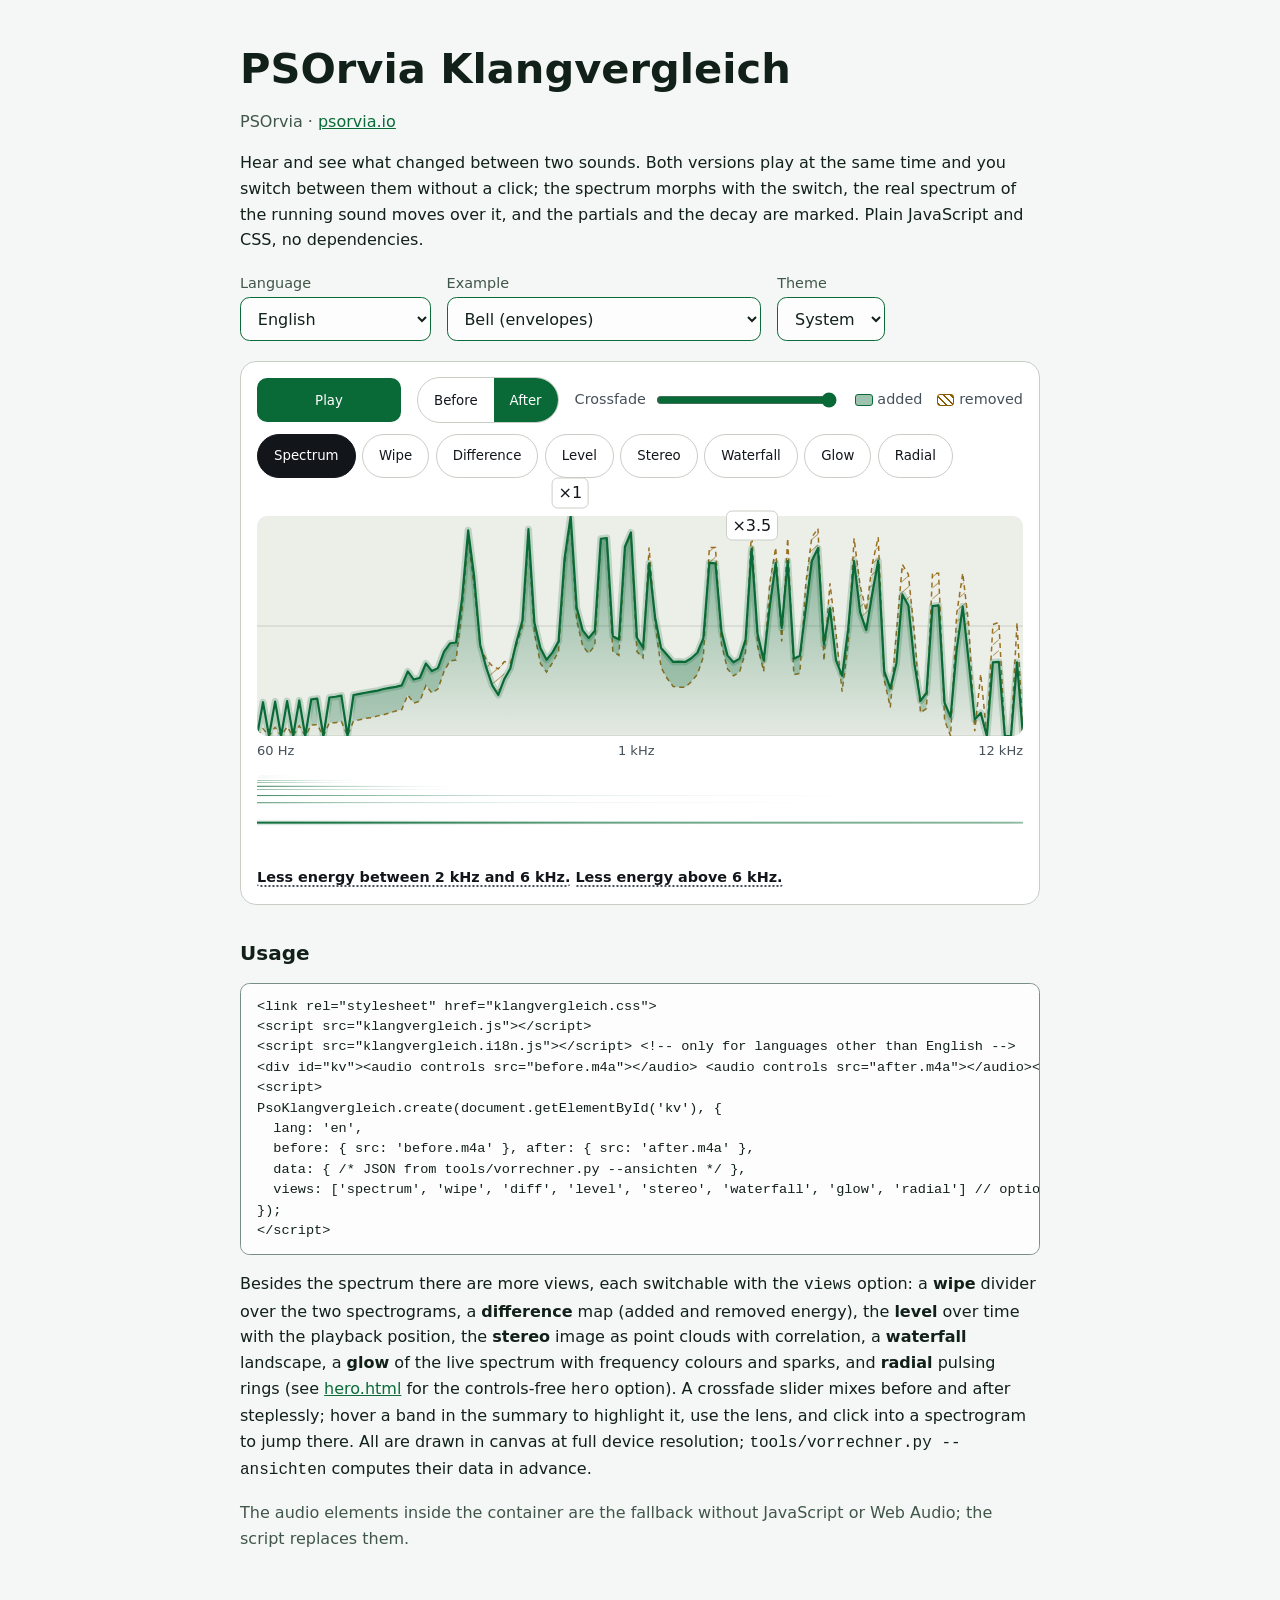
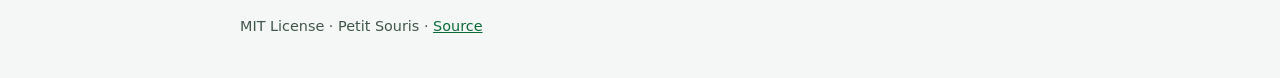
<file: index.html>
<!doctype html>
<html lang="en">
<head>
<meta charset="utf-8">
<meta name="viewport" content="width=device-width,initial-scale=1">
<title>PSOrvia Klangvergleich</title>
<meta name="description" content="Hear and see the difference between two sounds: synchronous before/after switch, spectrum areas, live line. Plain JavaScript, no dependencies.">
<link rel="stylesheet" href="klangvergleich.css">
<style>
:root{color-scheme:light dark;--bg:#f4f7f5;--fg:#12201a;--mut:#41564b;--ac:#0a6b38;--card:rgba(255,255,255,.72);--ln:#7a8f84}
@media (prefers-color-scheme:dark){:root:not([data-theme=light]){--bg:#07100c;--fg:#e6f2ec;--mut:#9db5a9;--ac:#3ddc84;--card:rgba(7,16,12,.6);--ln:#5f7769}}
:root[data-theme=dark]{color-scheme:dark;--bg:#07100c;--fg:#e6f2ec;--mut:#9db5a9;--ac:#3ddc84;--card:rgba(7,16,12,.6);--ln:#5f7769}
:root[data-theme=light]{color-scheme:light}
*{box-sizing:border-box}html,body{margin:0}
body{background:var(--bg);color:var(--fg);font:16px/1.6 system-ui,sans-serif;overflow-wrap:anywhere}
main{max-width:52rem;margin:0 auto;padding:5vh 16px 2rem}
h1{font-size:clamp(1.9rem,8vw,2.6rem);margin:0 0 .3rem;line-height:1.15}h2{font-size:1.25rem;margin:2rem 0 .3rem}
.mut{color:var(--mut)}a{color:var(--ac)}
.bar{display:flex;flex-wrap:wrap;gap:.7rem 1rem;margin:1.2rem 0}.bar div{display:flex;flex-direction:column;gap:.15rem}
label{font-size:.9rem;color:var(--mut)}
select{font:inherit;padding:.55rem .8rem;min-height:44px;border-radius:.6rem;border:1px solid var(--ac);background:var(--card);color:var(--fg)}
select:focus-visible,a:focus-visible,pre:focus-visible{outline:3px solid var(--fg);outline-offset:2px}
pre{background:var(--card);border:1px solid var(--ln);padding:.8rem 1rem;border-radius:.6rem;overflow-x:auto;font:.85rem/1.5 ui-monospace,monospace;white-space:pre;overflow-wrap:normal}
footer{max-width:52rem;margin:0 auto;padding:1rem 16px 3rem;font-size:.9rem;color:var(--mut)}
</style>
</head>
<body>
<main>
<h1>PSOrvia Klangvergleich</h1>
<p class="mut">PSOrvia · <a href="https://psorvia.io">psorvia.io</a></p>
<p>Hear and see what changed between two sounds. Both versions play at the same time and you switch between them without a click; the spectrum morphs with the switch, the real spectrum of the running sound moves over it, and the partials and the decay are marked. Plain JavaScript and CSS, no dependencies.</p>
<div class="bar">
<div><label for="lang">Language</label><select id="lang"><option value="en">English</option><option value="de">Deutsch</option><option value="bg">Български</option><option value="cs">Čeština</option><option value="da">Dansk</option><option value="el">Ελληνικά</option><option value="es">Español</option><option value="et">Eesti</option><option value="fi">Suomi</option><option value="fr">Français</option><option value="ga">Gaeilge</option><option value="hr">Hrvatski</option><option value="hu">Magyar</option><option value="id">Indonesia</option><option value="it">Italiano</option><option value="lt">Lietuvių</option><option value="lv">Latviešu</option><option value="mt">Malti</option><option value="nb">Norsk bokmål</option><option value="nl">Nederlands</option><option value="pl">Polski</option><option value="pt">Português</option><option value="pt-BR">Português (Brasil)</option><option value="ro">Română</option><option value="sk">Slovenčina</option><option value="sl">Slovenščina</option><option value="sv">Svenska</option><option value="tr">Türkçe</option><option value="uk">Українська</option></select></div>
<div><label for="ex">Example</label><select id="ex"><option value="bell">Bell (envelopes)</option><option value="stereo">Plucked strings (stereo widening)</option></select></div>
<div><label for="theme">Theme</label><select id="theme"><option value="">System</option><option value="light">Light</option><option value="dark">Dark</option></select></div>
</div>
<div id="kv" data-klangvergleich></div>
<h2>Usage</h2>
<pre tabindex="0">&lt;link rel="stylesheet" href="klangvergleich.css"&gt;
&lt;script src="klangvergleich.js"&gt;&lt;/script&gt;
&lt;script src="klangvergleich.i18n.js"&gt;&lt;/script&gt; &lt;!-- only for languages other than English --&gt;
&lt;div id="kv"&gt;&lt;audio controls src="before.m4a"&gt;&lt;/audio&gt; &lt;audio controls src="after.m4a"&gt;&lt;/audio&gt;&lt;/div&gt;
&lt;script&gt;
PsoKlangvergleich.create(document.getElementById('kv'), {
  lang: 'en',
  before: { src: 'before.m4a' }, after: { src: 'after.m4a' },
  data: { /* JSON from tools/vorrechner.py --ansichten */ },
  views: ['spectrum', 'wipe', 'diff', 'level', 'stereo', 'waterfall', 'glow', 'radial'] // optional, the first is the start view; default is only 'spectrum'
});
&lt;/script&gt;</pre>
<p>Besides the spectrum there are more views, each switchable with the <code>views</code> option: a <strong>wipe</strong> divider over the two spectrograms, a <strong>difference</strong> map (added and removed energy), the <strong>level</strong> over time with the playback position, the <strong>stereo</strong> image as point clouds with correlation, a <strong>waterfall</strong> landscape, a <strong>glow</strong> of the live spectrum with frequency colours and sparks, and <strong>radial</strong> pulsing rings (see <a href="hero.html">hero.html</a> for the controls-free <code>hero</code> option). A crossfade slider mixes before and after steplessly; hover a band in the summary to highlight it, use the lens, and click into a spectrogram to jump there. All are drawn in canvas at full device resolution; <code>tools/vorrechner.py --ansichten</code> computes their data in advance.</p>
<p class="mut">The audio elements inside the container are the fallback without JavaScript or Web Audio; the script replaces them.</p>
</main>
<footer>MIT License · Petit Souris · <a href="https://github.com/h-peterseim/psorvia-klangvergleich">Source</a></footer>
<script src="klangvergleich.js"></script>
<script src="klangvergleich.i18n.js"></script>
<script src="media/demo-data.js"></script>
<script>
(function(){
var host=document.getElementById('kv'),api=null;
var D=window.PSO_DEMO;
function build(){
  if(api)api.destroy();
  var l=document.getElementById('lang').value,x=D[document.getElementById('ex').value];host.lang=l;
  api=PsoKlangvergleich.create(host,{lang:l,before:{src:x.before},after:{src:x.after},data:x.data,views:['spectrum','wipe','diff','level','stereo','waterfall','glow','radial']});
}
document.getElementById('ex').addEventListener('change',build);
document.getElementById('lang').addEventListener('change',build);
document.getElementById('theme').addEventListener('change',function(e){var v=e.target.value;if(v)document.documentElement.dataset.theme=v;else delete document.documentElement.dataset.theme});
var q=new URLSearchParams(location.search).get('lang');if(q)document.getElementById('lang').value=q;
build();
})();
</script>
</body>
</html>
</file>
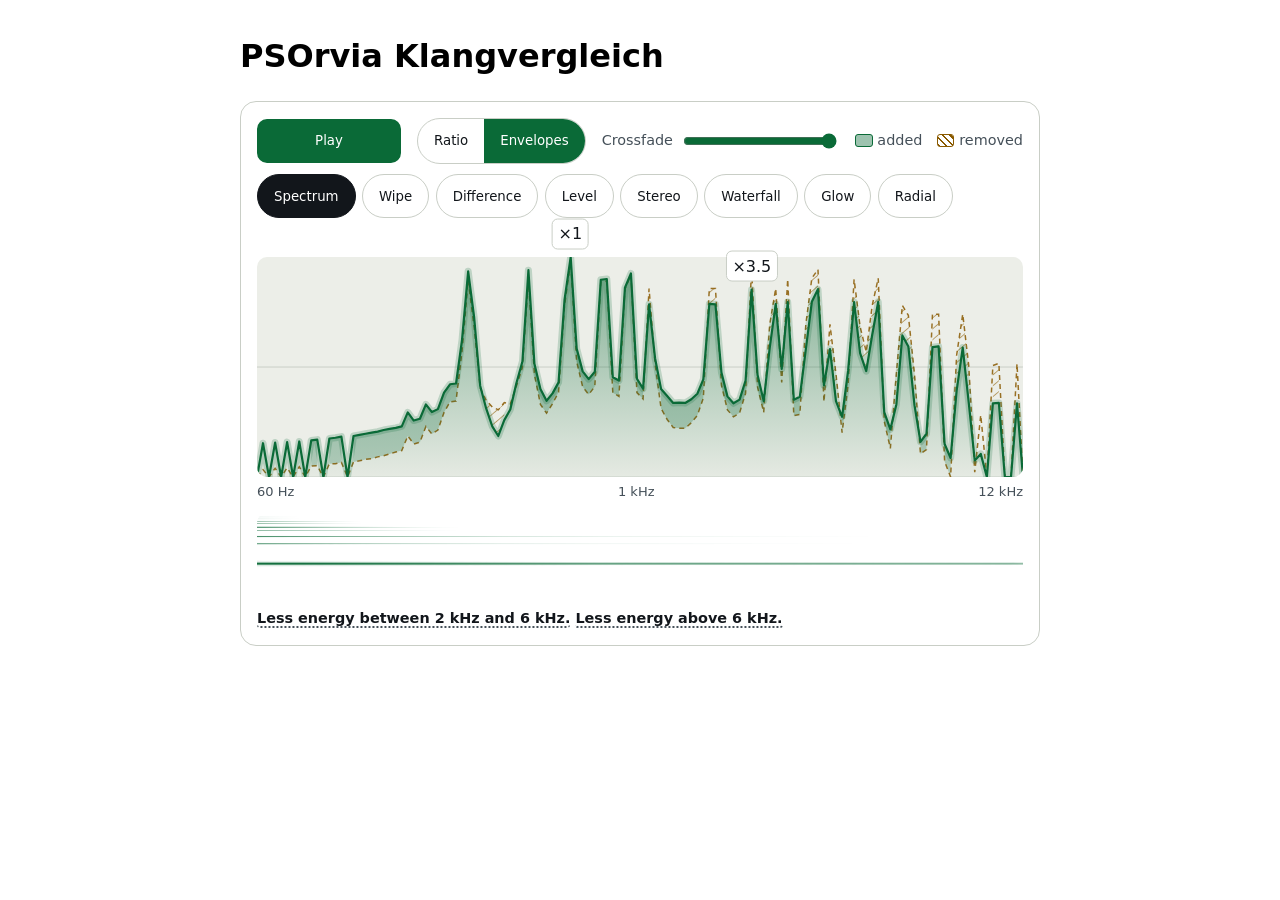
<file: demo.html>
<!doctype html>
<html lang="en"><head><meta charset="utf-8"><meta name="viewport" content="width=device-width,initial-scale=1"><title>PSOrvia Klangvergleich – minimal demo</title>
<link rel="stylesheet" href="klangvergleich.css"></head>
<body style="max-width:50rem;margin:2rem auto;padding:0 16px;font:16px/1.5 system-ui,sans-serif">
<h1>PSOrvia Klangvergleich</h1>
<div id="kv"></div>
<script src="klangvergleich.js"></script>
<script src="media/demo-data.js"></script>
<script>
var x = window.PSO_DEMO.bell;
PsoKlangvergleich.create(document.getElementById('kv'), { views: ['spectrum', 'wipe', 'diff', 'level', 'stereo', 'waterfall', 'glow', 'radial'], before: { src: x.before, label: 'Ratio' }, after: { src: x.after, label: 'Envelopes' }, data: x.data });
</script></body></html>
</file>
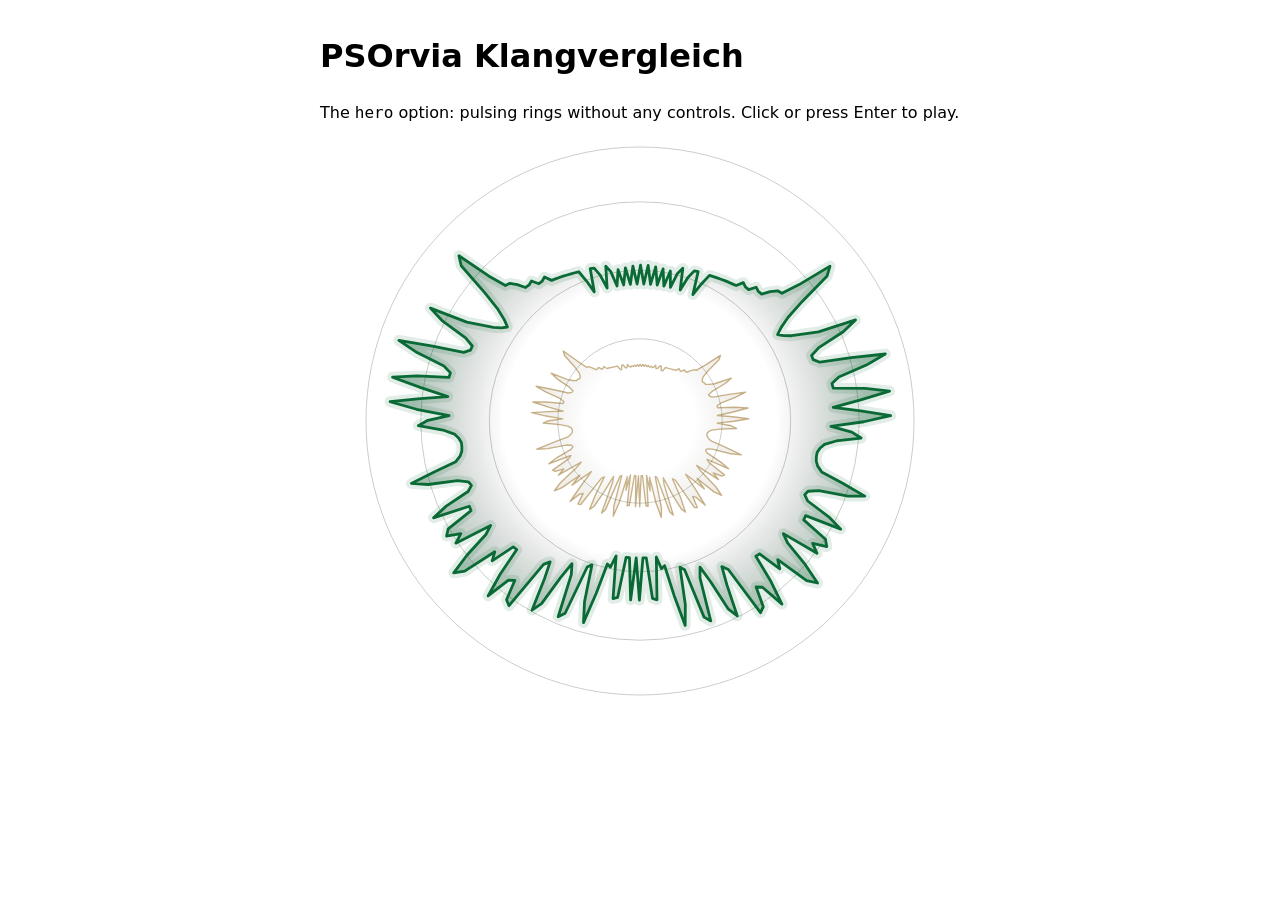
<file: hero.html>
<!doctype html>
<html lang="en"><head><meta charset="utf-8"><meta name="viewport" content="width=device-width,initial-scale=1"><title>PSOrvia Klangvergleich – hero</title>
<link rel="stylesheet" href="klangvergleich.css"></head>
<body style="max-width:40rem;margin:2rem auto;padding:0 16px;font:16px/1.5 system-ui,sans-serif">
<h1>PSOrvia Klangvergleich</h1>
<p>The <code>hero</code> option: pulsing rings without any controls. Click or press Enter to play.</p>
<div id="kv"></div>
<script src="klangvergleich.js"></script>
<script src="media/demo-data.js"></script>
<script>
var x = window.PSO_DEMO.bell;
PsoKlangvergleich.create(document.getElementById('kv'), { hero: true, before: { src: x.before }, after: { src: x.after }, data: x.data });
</script></body></html>
</file>
<file: klangvergleich.css>
/*! PSOrvia Klangvergleich 1.0.0 | MIT | Petit Souris | PSOrvia · psorvia.io */
.pk{--pk-bg: #ffffff;--pk-bg2: #eceee8;--pk-fg: #12161b;--pk-mut: #455059;--pk-line: #c9cec6;--pk-a: #0a6a37;--pk-on: #ffffff;--pk-b: #8a5a00;--pk-focus: #0a4fc4;box-sizing: border-box;border: 1px solid var(--pk-line);border-radius: 16px;padding: .9rem 1rem 1rem;background: var(--pk-bg);color: var(--pk-fg);font: 16px/1.5 system-ui,sans-serif}@media (prefers-color-scheme: dark){:root:not([data-theme="light"]) .pk{--pk-bg: #12171d;--pk-bg2: #1a2028;--pk-fg: #e9edf0;--pk-mut: #a9b3bb;--pk-line: #333c46;--pk-a: #7dffa8;--pk-on: #04140a;--pk-b: #ffc46b;--pk-focus: #8db4ff}}:root[data-theme="dark"] .pk{--pk-bg: #12171d;--pk-bg2: #1a2028;--pk-fg: #e9edf0;--pk-mut: #a9b3bb;--pk-line: #333c46;--pk-a: #7dffa8;--pk-on: #04140a;--pk-b: #ffc46b;--pk-focus: #8db4ff}.pk *,.pk *::before,.pk *::after{box-sizing: border-box}.pk__head{display: flex;flex-wrap: wrap;align-items: center;gap: .5rem 1rem;margin-bottom: .6rem}.pk__btn{min-width: 9rem;min-height: 2.75rem;padding: 0 1.2rem;border-radius: 10px;border: 2px solid var(--pk-a);background: var(--pk-a);color: var(--pk-on);font: 600 1rem inherit;font-family: inherit;cursor: pointer}.pk__chips{display: inline-flex;border: 1px solid var(--pk-line);border-radius: 999px;overflow: hidden}.pk__chip{min-height: 2.75rem;padding: 0 1rem;border: 0;background: transparent;color: var(--pk-fg);font: 600 .95rem inherit;font-family: inherit;cursor: pointer}.pk__chip[aria-pressed="true"]{background: var(--pk-a);color: var(--pk-on)}.pk button:focus-visible{outline: 3px solid var(--pk-focus);outline-offset: 2px}.pk__legend{margin-left: auto;display: inline-flex;align-items: center;gap: .3rem;color: var(--pk-mut);font-size: .9rem}.pk__sw{display: inline-block;width: 1.1rem;height: .8rem;border-radius: 3px;border: 1px solid var(--pk-a)}.pk__sw--gain{background: color-mix(in srgb,var(--pk-a) 40%,transparent)}.pk__sw--loss{margin-left: .6rem;border-color: var(--pk-b);background: repeating-linear-gradient(45deg,var(--pk-b) 0 2px,transparent 2px 5px)}.pk__sr{position: absolute;width: 1px;height: 1px;overflow: hidden;clip-path: inset(50%);white-space: nowrap;margin: 0}.pk__plot{position: relative;margin-top: 2.4rem}.pk__plot svg{display: block;width: 100%;height: 220px;border-radius: 10px;background: var(--pk-bg2)}.pk path,.pk line{vector-effect: non-scaling-stroke}.pk__grid line{stroke: var(--pk-line);stroke-width: 1}.pk__stop-a{stop-color: var(--pk-a);stop-opacity: .5}.pk__stop-a--end{stop-opacity: .03}.pk__stop-b{stop-color: var(--pk-b);stop-opacity: .38}.pk__stop-b--end{stop-opacity: .03}.pk__ghost{fill: none;stroke: var(--pk-b);stroke-width: 1.5;stroke-dasharray: 5 4;opacity: .85}.pk__glow{fill: none;stroke: var(--pk-a);stroke-width: 7;stroke-linejoin: round;opacity: .2}.pk__edge{fill: none;stroke: var(--pk-a);stroke-width: 2.2;stroke-linejoin: round}.pk[data-mode="before"] .pk__glow{stroke: var(--pk-b);opacity: .12}.pk[data-mode="before"] .pk__edge{stroke: var(--pk-b)}.pk[data-mode="before"] .pk__ghost{stroke: var(--pk-a)}.pk__gain{fill: var(--pk-a);fill-opacity: .24;stroke: none}.pk__loss{stroke: none}.pk__hatch{stroke: var(--pk-b);stroke-width: 1.4;opacity: .8}.pk__diff{transition: opacity .3s ease}.pk[data-mode="before"] .pk__diff{opacity: 0}.pk__live{fill: none;stroke: var(--pk-fg);stroke-width: 1.3;opacity: .75;stroke-linejoin: round}.pk__peak{position: absolute;transform: translate(-50%,-125%);font: 700 13px/1 inherit;font-family: inherit;padding: .15rem .35rem;border-radius: 6px;background: var(--pk-bg);border: 1px solid var(--pk-line);white-space: nowrap;pointer-events: none}.pk__axis{display: flex;justify-content: space-between;font-size: 13px;color: var(--pk-mut);padding-top: .3rem}.pk__gramwrap{margin-top: .8rem}.pk__gram{height: 84px;border-radius: 8px;background-color: var(--pk-a);-webkit-mask: var(--pk-gram) center / 100% 100% no-repeat;mask: var(--pk-gram) center / 100% 100% no-repeat;outline: 1px solid var(--pk-line)}.pk[data-mode="before"] .pk__gram{background-color: var(--pk-b)}.pk__cap{color: var(--pk-mut);font-size: .9rem;margin: .6rem 0 0}.pk__cap strong,.pk__heard{color: var(--pk-fg);font-weight: 700}@media (max-width: 40rem){.pk__plot svg{height: 170px}.pk__legend{margin-left: 0}}@media (prefers-reduced-motion: reduce){.pk__diff{transition: none}}.pk [hidden]{display: none !important}.pk__views{display: flex;flex-wrap: wrap;gap: .4rem;margin: 0 0 .7rem}.pk__vchip{min-height: 2.75rem;padding: 0 1rem;border-radius: 999px;border: 1px solid var(--pk-line);background: transparent;color: var(--pk-fg);font: 600 .95rem inherit;font-family: inherit;cursor: pointer}.pk__vchip:hover{border-color: var(--pk-a)}.pk__vchip[aria-pressed="true"]{background: var(--pk-fg);color: var(--pk-bg);border-color: var(--pk-fg)}.pk__cv{display: block;width: 100%;height: 280px;border-radius: 10px;background: var(--pk-bg2);touch-action: pan-y}.pk__v--wipe .pk__cv{cursor: ew-resize}.pk__range{display: block;width: 100%;min-height: 2.75rem;margin: .4rem 0 0;accent-color: var(--pk-a)}.pk__range:focus-visible{outline: 3px solid var(--pk-focus);outline-offset: 2px}@media (max-width: 40rem){.pk__cv{height: 230px}.pk__v--radial .pk__cv{height: 280px}}.pk__mixl{display: inline-flex;align-items: center;gap: .5rem;color: var(--pk-mut);font-size: .9rem;flex: 1 1 11rem;max-width: 18rem}.pk__xf{flex: 1;min-width: 5rem;min-height: 2.75rem;accent-color: var(--pk-a)}.pk__xf:focus-visible{outline: 3px solid var(--pk-focus);outline-offset: 2px}.pk__hl{fill: var(--pk-fg);opacity: .14}.pk__band{border-bottom: 2px dotted var(--pk-mut);cursor: help;border-radius: 3px}.pk__band:hover,.pk__band:focus-visible{background: color-mix(in srgb,var(--pk-a) 22%,transparent);outline: 2px solid var(--pk-focus);outline-offset: 1px}.pk__read{min-height: 1.5rem;margin: .45rem 0 0;font-size: .9rem;color: var(--pk-fg);font-variant-numeric: tabular-nums}.pk__cv:focus-visible{outline: 3px solid var(--pk-focus);outline-offset: 2px}.pk__seek{cursor: crosshair}.pk__v--radial .pk__cv{height: 340px}.pk__in{animation: pk-in .35s ease both}@keyframes pk-in{from{opacity: 0;transform: translateY(6px)}to{opacity: 1;transform: none}}.pk--hero{border: 0;background: transparent;padding: 0}.pk--hero .pk__head,.pk--hero .pk__cap,.pk--hero .pk__read,.pk--hero .pk__views{display: none}.pk--hero .pk__cv{height: min(86vw,560px);background: transparent;cursor: pointer}@media (prefers-reduced-motion: reduce){.pk__in{animation: none}}
</file>
